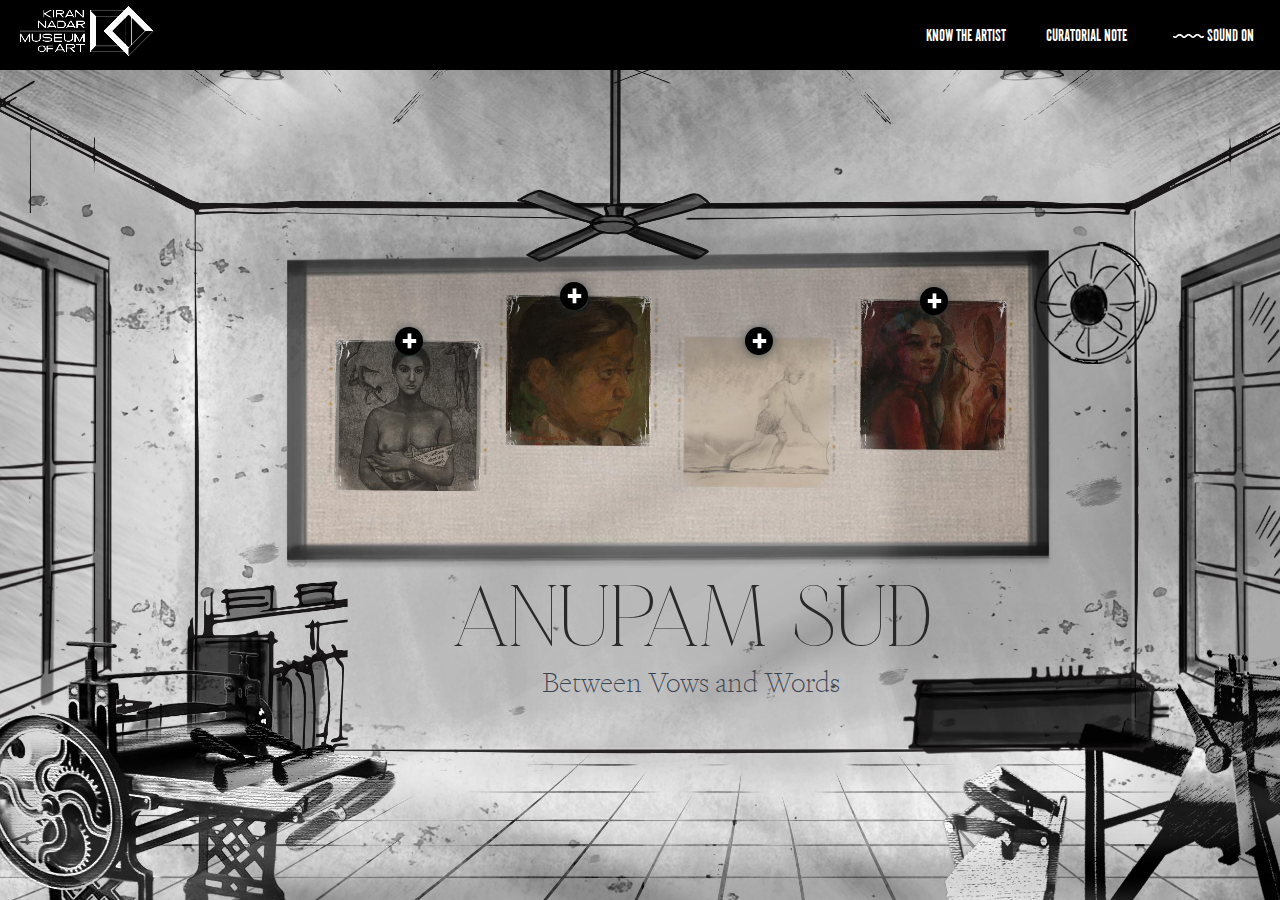
<file: index.html>
<!DOCTYPE html>
<html lang="en">

<head>
    <meta charset="UTF-8">
    <meta name="viewport" content="width=device-width, initial-scale=1.0">
    <title>Between Vows and Words: Anupam Sud</title>
    <link rel="stylesheet" href="css/framework.css">
    <link rel="stylesheet" type="text/css" href="css/aos.css">
    <link rel="stylesheet" href="css/main.css">
    <script type="text/javascript" src="js/jquery-3.6.0.min.js"></script>
    <script type="text/javascript" src="js/yall.min.js"></script>
</head>

<body>
    <!-- <div class="page-wrapper p-relative y-mandatory-scroll-snapping"> -->
    <div class="header-wrapper">
        <header class="header">
            <div class="logo">
                <a class="navbar-brand" href="https://www.knma.in/"><img srcset="images/KNMA-logo.png, images/KNMA-logo@2x.png 2x" src="images/KNMA-logo.png" alt="kiran nadar museum of art"></a>
            </div>
            <div class="d-flex align-center">
                <a href="#artistModal" class="know text-uppercase">KNOW THE ARTIST</a>
                <a href="#note" class="text-uppercase">CURATORIAL NOTE</a>
                <div class="sound text-uppercase">
                    <button id="bgaudioTrigger" class="text-uppercase"><img src="images/soundoff.svg" alt="sound"> Sound On</button>
                </div>
            </div>
        </header>
    </div>
    <main class="homepage-bg">
        <div class="gallery-links">
            <a href="print.html">+</a>
            <a href="paintings.html">+</a>
            <a href="drawings.html">+</a>
            <a href="mixed.html">+</a>
        </div>
        <section class="fold-one text-center">
            <h1 class="intro-title" >ANUPAM SUD</h1>
            <h4 class="subtitle" >Between Vows and Words</h4>
        </section>
    </main>
    <!-- artist modal -->
    <div class="modal modal-lg commonmodal" id="artistModal">
        <a href="#close" class="modal-overlay" aria-label="Close"></a>
        <div class="modal-container">
            <div class="modal-header">
                <a href="#close" class="btn btn-clear float-right modal-close" aria-label="Close"></a>
                <!-- <div class="modal-title h5">Modal title</div> -->
            </div>
            <div class="modal-body">
                <div class="modal-content modal-author">
                    <h2>ANUPAM SUD</h2>
                    <p>Anupam Sud was born in 1944 at Hoshiarpur, Punjab but spent a substantial part of her childhood in Shimla, Himachal Pradesh. By 1960, her family had migrated to Delhi where she pursued a Diploma in Painting from the College of Art (1962-67). She was the youngest member of Group 8, a printmakers’ collective started by Jagmohan Chopra (1935-2013). Between 1971 and 73, Sud joined the Slade School of Art, London, under the tutelage of Portuguese artist Bartholomew dos Santos to further her study in printmaking. For nearly three decades after her return from London, she taught at the Printmaking department of College of Art, New Delhi. Sud’s practice largely focuses on various intaglio processes and printmaking techniques composing themes focused on the human figure. Over time, her practice has evolved to include other mediums such as painting, charcoal, pastels and ink.
                        <br><br>In her five decades of art practice, she participated in numerous group and solo shows across the globe including her first major solo exhibition - Graphics and Drawings: 1971-89 in Art Heritage, New Delhi; her first retrospective Transgression in Prints: Anupam Sud, Four Decades at Palette Art Gallery, New Delhi; and the major retrospective The Soul (Un)Gendered organised by Delhi Art Gallery, New York in collaboration with Kiran Nadar Museum of Art in 2019-20. Sud is the recipient of numerous awards and fellowships including the British Council Scholarship (1971), the President of India’s Gold Medal (1973), Sahitya Kala Parishad Award (1976, 1980, 1984, 1992, 1993), study and travelling fellowship in printmaking at the Centre for International Contemporary Art (CICA), New York granted by the Alkazi Foundation (1990), Charles Wallace Research Grant (1998) among others. Sud currently resides and practices in Delhi.</p>
                </div>
            </div>
            
        </div>
    </div>
    
    <div class="modal modal-lg commonmodal" id="note">
        <a href="#close" class="modal-overlay" aria-label="Close"></a>
        <div class="modal-container">
            <div class="modal-header">
                <a href="#close" class="btn btn-clear float-right modal-close" aria-label="Close"></a>
                <!-- <div class="modal-title h5">Modal title</div> -->
            </div>
            <div class="modal-body">
                <div class="modal-content modal-author">
                    <h2>ANUPAM SUD</h2>
                    <h4>Five Decades of Art Practice</h4>
                    <p> "Printmaking can never be totally predictable. It is like a sunrise over a landscape. You know what is about to unfold but never cease to be surprised by the revelation." <br>
                    -Anupam Sud<br>
                    Working daily for over five decades now, Anupam Sud’s artistic oeuvre defies any easy classification due to the sheer volume and diversity of her practice. She is perhaps one of the most distinguished Indian artists, especially with her contribution to printmaking and her sustained enquiry into the human form and its existential predicaments. A committed artist, she has also been a compassionate teacher, an inspiration to generations of students. Anupam was encouraged by the attention given to her work by Somnath Hore (who was brought into Delhi to set up a printmaking department at the College of Art) and later, by her teacher Jagmohan Chopra (founder of Group 8, the first collective of Indian printmakers). Silently and slowly subverting the archaic notions of male supremacy and puritan idioms of modernism, she evolved a pictorial language stamped with her idiosyncratic vision, marking her vantage point, soon after returning from the Slade School of Fine Art, London, in 1973. <br>
                    Anupam’s prolonged ruminations on the process of etching have perhaps become emblematic of her life itself–the realisation of transient time, the need to cultivate patience and restraint and acknowledge the presence of dualities such as light and dark while living each day to encounter adversities, working towards resolve. <br>
                    Darkness and obscurity could be considered essential metaphors that prepare the way for the manifestation of light. If one were to subject these values to a formal analysis of art, it becomes clear that they are constituents of the emanation of “chiaroscuro”. An illusionistic device of contrasting light and shadow, it is an effective aid for an artist, or a filmmaker, capable of piercing the heart of darkness. Anupam has over the years mastered the technique and administered it to an almost meditative investigation. But what are the sources and meaning of the strange life drama in the artist’s world, caught between conflicting forces, theatric vows and broken words? <br>
                    Her journey from ‘the plate to the palette’ has been a story both exemplary and singular. Her watercolours and mixed media works in their intimate scale reveal the joy of spontaneity and impulsive effusiveness. In her large-format oil paintings, she responds to the fluidity of space. Her eye and hand traverse the expanded visual field with brushwork that is tactile and palpable, by thinning oil for layering the surface with illusionistic pictorialism. Drawing continues to enchant her and remains the driving force behind her articulations.<br>
                    Anupam’s symbolic and imaginary universe is a dimly lit stage, where men and women rehearse their scripted roles and seductive power. Impersonating mythological and everyday characters, they adorn or strip their bodies in the never-ending costume drama of life. Viewers encounter in her work the dynamics of relationships amplified either by a tender touch, unspoken communication or the impossibility of a dialogue. With a perfect physique and stoic expression, and lacking identity markers, her social subjects are often placed in a noirish and uncanny urban setting, an atmosphere forbidding in its emptiness, yet suffocating by the looming threat of an ever-present gaze or erosion of personal space. Such an emplacement of humans, especially women, makes them appear extremely vulnerable as they encounter impending dangers and the vicissitudes of destiny. <br>
                    Sinister and enigmatic, Anupam’s compositions are presented in the manner of a puzzle or a game governed by the logic of speculation and sheer chance. Word puns and visual clues in the form of half-open chest of drawers, half-visible words, stumbling dice, broken grid, or headless torsos are important in the staging and decoding of her stories. Despite being figurative and exhibiting a great formal coherence, her works disrupt narration or elucidation, opting for a suspended closure.<br>
Using the ploy of multiple frames within a frame, or by partially cropping windows, doors or sharp-edged objects to dramatize the visual plot, the moving in and out of the grid or passing through the frame also marks spatial and temporal passage in Anupam’s works. Mysterious moments lined with deceptive humour and mischief accentuate the relation between metaphoric content and spatial devices. The onus of exegesis is thus placed on the viewer, who is expected to traverse the twilight zone of interpretation, quite like the couple in Between Vows and Words (1995)–entrapped by the enunciations of promise, and the terms of agreement unmoored floating without syntax or meaning.<br>
                        - Roobina Karode

                    </p>
                    
                </div>
            </div>
            
        </div>
    </div>
    <div class="landscape"><img src="images/rotate-phone.gif" alt=""></div>
    <script type="text/javascript" src="js/aos.js"></script>
    <!-- <script type="text/javascript" src="js/wookmark.min.js"></script> -->
    <script type="text/javascript" src="js/slick.js"></script>
    <script src="js/main.js"></script>
</body>

</html>
</file>
<file: css/main.css>
/*main styles*/
@font-face {
    font-family: 'alternate-gothic';
    src: url('../fonts/alternate-gothic-no1-d.ttf') format('truetype');
    font-weight: normal;
    font-style: normal;

}

@font-face {
    font-family: 'Signifier-Thin';
    src: url('../fonts/Signifier-Thin.ttf') format('truetype');
    font-weight: normal;
    font-style: normal;

}

@font-face {
    font-family: 'sugelasugela-gowdq';
    src: url('../fonts/sugelasugela-gowdq.ttf') format('truetype');
    font-weight: normal;
    font-style: normal;
    font-display: swap;
}

:root {
    --alternate-gothic: 'alternate-gothic', sans-serif;
    --signifier-thin: 'Signifier-Thin', serif;
    --sugelasugela-gowdq: 'sugelasugela-gowdq', serif;
}

body {
    background-color: white;
    font-family: var(--alternate-gothic);
    font-size: 14px;
}

.align-center {
    align-items: center;
}

.header-wrapper {
    position: fixed;
    left: 0;
    right: 0;
    top: 0;
    z-index: 2;
    background-color: black;
}

.header {
    display: flex;
    align-items: center;
    justify-content: space-between;
    /*justify-items: space-between;*/
    position: relative;
    z-index: 2;
    overflow: hidden;
    padding: 0.25rem 1rem;
    color: white;
}

.header a,
.header a:hover {
    text-decoration: none;
}

.header a {
    margin-right: 2rem;
    color: #fff;
    font-size: 18px;
}

.sound {
    color: white;
}

.sound button {
    appearance: none;
    background-color: transparent;
    border: 0 none;
    color: white;
    font-size: 18px;
}

.sound img {
    vertical-align: middle;
}

.homepage-bg {
    /*height: 100vh;*/
    /*min-height: 620px;*/
    min-height: 100vh;
    background-color: #c4c4c4;
    background-image: url('../images/anupama-bg.jpg');
    background-repeat: no-repeat;
    background-position: center 60px;
    background-size: 1400px auto;
}

.gallery-links {
    position: absolute;
    top: 375px;
    left: calc(50vw + 30px);
    /*right: 150px;*/
    height: 200px;
    width: 30px;
}

.gallery-links a {
    display: inline-flex;
    align-items: center;
    justify-content: center;
    width: 30px;
    height: 30px;
    background: black;
    border-radius: 50%;
    color: white;
    font-family: var(--alternate-gothic);
    font-size: 2rem;
    font-weight: 300;
    text-decoration: none;
    position: absolute;
    transition: all 200ms ease-out;
    transform: rotate(0deg);
    box-shadow: 0 1px 10px rgba(40, 55, 60, 0.75);
}

.gallery-links a:hover {
    text-decoration: none;
    transform: rotate(90deg);
    background-color: darkgray;
    color: black;
}

.gallery-links a:nth-child(odd) {
    top: 50px;
    /*left: -270px;*/
}

.gallery-links a:nth-child(even) {
    top: 0;
    /*left: -90px;*/
}
.gallery-links a:nth-child(1) {
    left: -275px;
}

.gallery-links a:nth-child(2) {
    left: -85px;
}
.gallery-links a:nth-child(3) {
    left: 115px;
}

.gallery-links a:nth-child(4) {
    top: 5px;
    left: 310px;
}


.fold-one {
    left: 12%;
    top: 690px;
    right: 4%;
    position: absolute;
    font-size: 94px;
}

.fold-one .intro-title {
    color: #292929;
    font-size: 1em;
    font-family: var(--sugelasugela-gowdq);
    line-height: 1;
    margin-bottom: 0;
}

.fold-one .subtitle {
    font-size: 0.3em;
    font-family: var(--signifier-thin);
    /*color: black;*/
    line-height: 1;
}

.gallery-bg {
    background-image: url('../images/gallery-bg.jpg');
    background-repeat: no-repeat;
    background-position: center 3rem;
    background-size: 1400px auto;
    padding: 4rem 6rem;
    height: 100vh;
}

.inside-heading {
    text-align: center;
    color: black;
    font-family: var(--sugelasugela-gowdq);
    font-size: 64px;
    letter-spacing: 2px;
}

.gallery-wrapper {
    padding-left: 2rem;
    padding-right: 2rem;
    font-family: var(--signifier-thin);
}

.gallery-wrapper figure {
    padding: 0.25rem;
}

.commonmodal .modal-container {
    background: white url('../images/modal-img.png') no-repeat center top;
    background-size: cover;
    position: relative;
    font-family: var(--signifier-thin);
}

.commonmodal .modal-header,
.commonmodal .modal-body {
    /*color: #fff;*/
}

.commonmodal .modal-header {
    position: absolute;
    right: 0;
    top: 0;
}

.commonmodal .modal-body {
    margin: 2rem;
}

.commonmodal .modal-content {
    margin-left: 40%;
}

.commonmodal .modal-body h2 {
    font-family: var(--sugelasugela-gowdq);
    font-size: 3rem;
    margin-bottom: 0.5rem;
}

.commonmodal350 .modal-body p {
    font-size: 14px;
}


.product-gallery {
    margin-top: 75px;
    padding: 0 135px;
}

.prod-wrap {
    margin-bottom: 80px;
    cursor: pointer;
}

.prod-info h3 {
    font-size: 16px;
    line-height: 27px;
    color: var(--white);
    margin-bottom: 0px;
    margin-top: 10px;
}

.prod-info .prod-size {
    font-size: 16px;
    line-height: 27px;
    color: var(--white);
}

.product-gallery .prod-wrap img {
    max-width: 100%;
}

.landscape {
    opacity: 0;
    position: fixed;
    inset: 10px;
    background: rgba(20, 20, 20, 0.25);
    color: whitesmoke;
    text-align: center;
    font-size: 3rem;
    transition: all 360ms ease-out;
    z-index: -1;
}

.landscape img {
    max-width: 15rem;
}
@media screen and (max-width: 4600px) {
    .homepage-bg {
        background-size: 4620px auto;
    }
    .gallery-links {
        top: 815px;
    }
    .gallery-links a {
        width: 96px; height: 96px; font-size: 6.5rem;
    }
    .gallery-links a:nth-child(odd) {
        top: 110px;
    }
    .gallery-links a:nth-child(1) {
        left: -620px;
    }

    .gallery-links a:nth-child(2) {
        left: -165px;
    }

    .gallery-links a:nth-child(3) {
        left: 310px;
    }

    .gallery-links a:nth-child(4) {
        left: 770px;
    }

    .fold-one {
        top: 1610px;
        font-size: 5.75vw;
    }

}

@media screen and (max-width: 4000px) {
    .homepage-bg {
        background-size: 4200px auto;
    }
    .gallery-links {
        top: 745px;
    }
    .gallery-links a {
        width: 72px; height: 72px; font-size: 5rem;
    }
    .gallery-links a:nth-child(odd) {
        top: 110px;
    }
    .gallery-links a:nth-child(1) {
        left: -555px;
    }

    .gallery-links a:nth-child(2) {
        left: -145px;
    }

    .gallery-links a:nth-child(3) {
        left: 285px;
    }

    .gallery-links a:nth-child(4) {
        left: 710px;
    }

    .fold-one {
        top: 1450px;
        font-size: 5.5vw;
    }

}

@media screen and (max-width: 3000px) {
    .homepage-bg {
        background-size: 3200px auto;
    }
    .gallery-links {
        top: 580px;
    }
    .gallery-links a {
        width: 64px; height: 64px; font-size: 4rem;
    }
    .gallery-links a:nth-child(odd) {
        top: 80px;
    }
    .gallery-links a:nth-child(1) {
        left: -435px;
    }

    .gallery-links a:nth-child(2) {
        left: -125px;
    }

    .gallery-links a:nth-child(3) {
        left: 205px;
    }

    .gallery-links a:nth-child(4) {
        left: 530px;
    }

    .fold-one {
        top: 1140px;
        font-size: 5vw;
    }

}

@media screen and (max-width: 2600px) {
    .homepage-bg {
        background-size: 2750px auto;
    }
    .gallery-links {
        top: 500px;
    }
    /*.gallery-links a {
        width: 64px; height: 64px; font-size: 4rem;
    }*/
    .gallery-links a:nth-child(odd) {
        top: 65px;
    }
    .gallery-links a:nth-child(1) {
        left: -380px;
    }

    .gallery-links a:nth-child(2) {
        left: -115px;
    }

    .gallery-links a:nth-child(3) {
        left: 160px;
    }

    .gallery-links a:nth-child(4) {
        left: 450px;
    }

    .fold-one {
        top: 980px;
        font-size: 5vw;
    }

}

@media screen and (max-width: 1920px) {
    .homepage-bg {
        background-size: 1920px auto;
    }
    .gallery-links {
        top: 370px;
    }

    .gallery-links a {
        width: 44px;
        height: 44px;
    }

    .gallery-links a:nth-child(odd) {
        top: 50px;
    }

    .gallery-links a:nth-child(1) {
        left: -275px;
    }

    .gallery-links a:nth-child(2) {
        left: -85px;
    }

    .gallery-links a:nth-child(3) {
        left: 110px;
    }

    .gallery-links a:nth-child(4) {
        left: 305px;
    }

    .fold-one {
        top: 700px;
    }
}

@media screen and (max-width: 1600px) {
    .homepage-bg {
        background-size: 1600px auto;
    }

    .gallery-links {
        top: 320px;
    }

    .gallery-links a {
        width: 38px;
        height: 38px;
        font-size: 3.5rem;
    }

    .gallery-links a:nth-child(1) {
        left: -235px;
    }

    .gallery-links a:nth-child(2) {
        left: -75px;
    }

    .gallery-links a:nth-child(3) {
        left: 88px;
    }

    .gallery-links a:nth-child(4) {
        left: 252px;
    }

    .fold-one {
        top: 610px;
    }
}
@media screen and (max-width: 1500px) {
    .homepage-bg {
        background-size: 1500px auto;
    }
    .gallery-links {
        top: 300px;
    }
    .gallery-links a:nth-child(odd) {
        top: 40px;
    }
    .gallery-links a:nth-child(1) {
        left: -220px;
    }

    .gallery-links a:nth-child(2) {
        left: -75px;
    }

    .gallery-links a:nth-child(3) {
        left: 80px;
    }

    .gallery-links a:nth-child(4) {
        left: 235px;
    }

    .fold-one {
        top: 560px;
    }
}

@media screen and (max-width: 1400px) {
    .homepage-bg {
        background-size: 1400px auto;
    }
    .gallery-links {
        top: 285px;
    }

    .gallery-links a {
        width: 44px;
        height: 44px;
    }

    .gallery-links a:nth-child(odd) {
        top: 40px;
    }

    .gallery-links a:nth-child(1) {
        left: -208px;
    }

    .gallery-links a:nth-child(2) {
        left: -75px;
    }

    .gallery-links a:nth-child(3) {
        left: 72px;
    }

    .gallery-links a:nth-child(4) {
        left: 215px;
    }

    .fold-one {
        top: 530px;
    }
}

@media screen and (max-width: 1280px) {
    .homepage-bg {
        background-size: 1400px auto;
    }

    .gallery-links {
        top: 285px;
    }
    .gallery-links a {
        width: 28px;
        height: 28px;
        font-size: 2.5rem;
    }
    .gallery-links a:nth-child(1) {
        left: -205px;
    }

    .gallery-links a:nth-child(2) {
        left: -75px;
    }

    .gallery-links a:nth-child(3) {
        left: 75px;
    }

    .gallery-links a:nth-child(4) {
        left: 210px;
    }

    .fold-one {
        top: 530px;
        font-size: 64px;
    }
}
@media screen and (max-width: 1024px){
    .homepage-bg {
        background-size: 1060px auto;
    }
    .gallery-links {
        top: 230px;
    }

    .gallery-links a {
        width: 25px;
        height: 25px;
        font-size: 2.25rem;
    }
    .gallery-links a:nth-child(odd) {
        top: 28px;
    }

    .gallery-links a:nth-child(1) {
        left: -170px;
    }

    .gallery-links a:nth-child(2) {
        left: -65px;
    }

    .gallery-links a:nth-child(3) {
        left: 45px;
    }

    .gallery-links a:nth-child(4) {
        left: 150px;
    }

    .fold-one {
        top: 410px;
        font-size: 56px;
    }
}

@media screen and (max-width: 840px) {
    .homepage-bg {
        background-size: 920px auto;
        background-position: center top;
        height: 120vh;
        min-height: 480px;
    }

    .gallery-links {
        top: 150px;
    }

    .gallery-links a {
        width: 20px;
        height: 20px;
    }
    .gallery-links a:nth-child(odd) {
        top: 22px;
    }

    .gallery-links a:nth-child(1) {
        left: -145px;
    }

    .gallery-links a:nth-child(2) {
        left: -58px;
    }

    .gallery-links a:nth-child(3) {
        left: 38px;
    }

    .gallery-links a:nth-child(4) {
        left: 130px;
    }

    .fold-one {
        top: 310px;
    }

    .gallery-bg {
        padding-left: 2rem;
        padding-right: 2rem;
        height: auto;
    }

    .landscape {
        font-size: 1.5rem;
    }

}
@media screen and (max-width: 780px) {
    .fold-one { font-size: 48px; }
}

@media screen and (orientation: portrait) {

    body,
    html {
        overflow: hidden;
    }

    .gallery-links {
        display: none;
    }

    .landscape {
        opacity: 1;
        background: black;
        inset: 0;
        display: flex;
        align-items: center;
        justify-content: center;
        z-index: 99;
    }
}

@media screen and (max-width: 1600px) and (max-aspect-ratio: 1368/912) {
    .homepage-bg {
        background-image: url('../images/Anupama-Sud_2000x2500.jpg');
        background-position: center top;
    }
    .gallery-links { top: 310px; }
    .gallery-links a:nth-child(odd) {
        top: 45px;
    }
    .gallery-links a:nth-child(1) {
        left: -300px;
    }

    .gallery-links a:nth-child(2) {
        left: -110px;
    }

    .gallery-links a:nth-child(3) {
        left: 83px;
    }

    .gallery-links a:nth-child(4) {
        left: 280px;
    }
    .fold-one { top: 640px; font-size: 94px; }
}
@media screen and (max-width: 1280px) and (max-aspect-ratio: 1368/912) {
    .homepage-bg {
        /*background-image: url('../images/Anupama-Sud_2000x2500.jpg');*/
        background-size: 1280px auto;
    }
    .gallery-links { top: 282px; }
    .gallery-links a:nth-child(1) {
        left: -275px;
    }

    .gallery-links a:nth-child(2) {
        left: -110px;
    }

    .gallery-links a:nth-child(3) {
        left: 75px;
    }

    .gallery-links a:nth-child(4) {
        left: 250px;
    }
    .fold-one { top: 575px; }
}
@media screen and (max-width: 1024px) and (max-aspect-ratio: 1368/912) {
    .homepage-bg {
        /*background-image: url('../images/Anupama-Sud_2000x2500.jpg');*/
        background-size: 1080px auto;
    }
    .gallery-links { top: 240px; }
    .gallery-links a:nth-child(odd) {
        top: 40px;
    }

    .gallery-links a:nth-child(1) {
        left: -240px;
    }

    .gallery-links a:nth-child(2) {
        left: -95px;
    }

    .gallery-links a:nth-child(3) {
        left: 60px;
    }

    .gallery-links a:nth-child(4) {
        left: 205px;
    }

    .fold-one { top: 490px; font-size: 72px; }
}
@media screen and (max-width: 1600px) and (min-aspect-ratio: 1440/900) {
    .homepage-bg { min-height: 105vh; }
}
</file>
